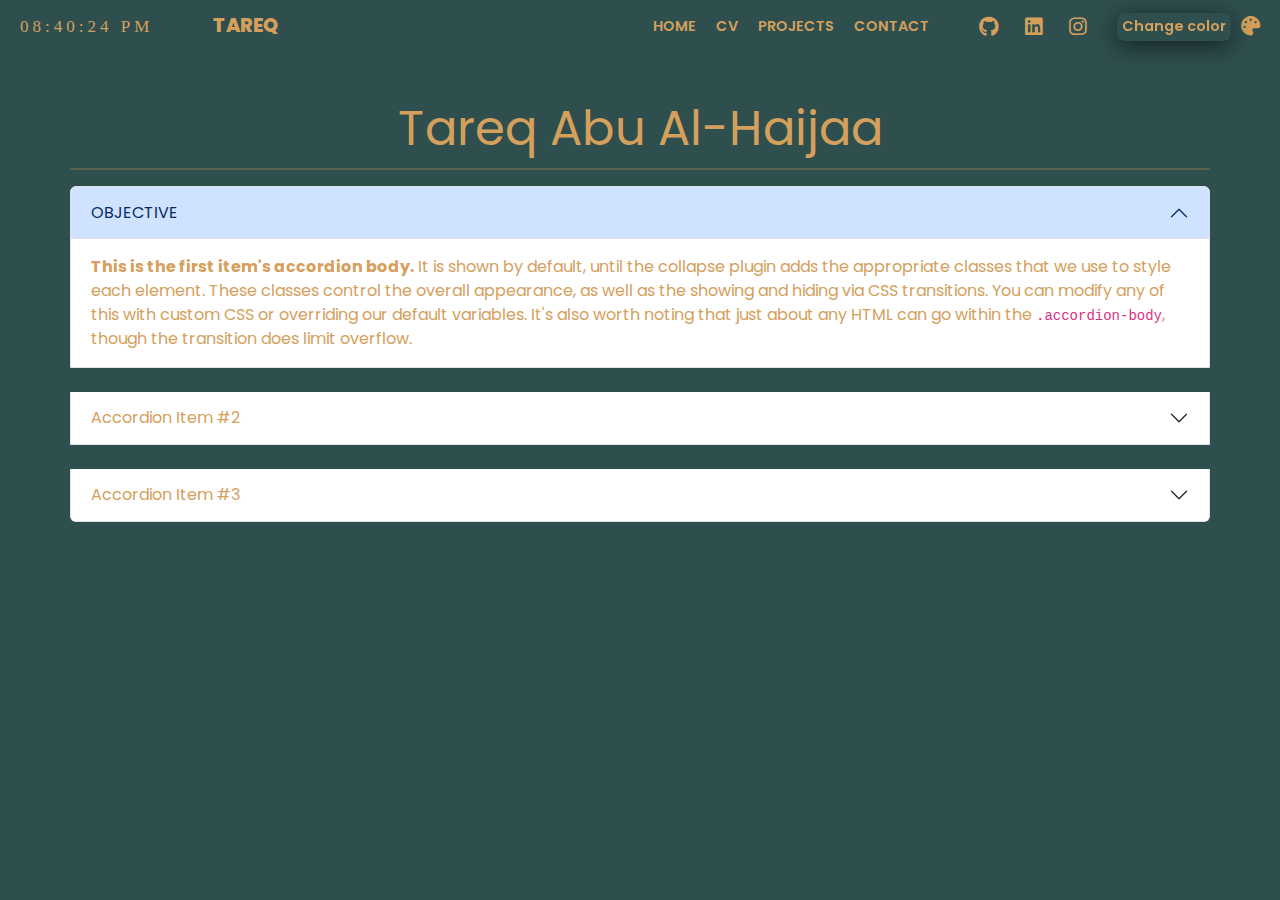
<file: cv.html>
<!DOCTYPE html>
<html lang="en">
  <head>
    <meta charset="UTF-8" />
    <meta name="viewport" content="width=device-width, initial-scale=1.0" />
    <title>MY CV</title>
    <link
      rel="stylesheet"
      href="https://cdnjs.cloudflare.com/ajax/libs/font-awesome/6.4.2/css/all.min.css"
    />
    <link
      rel="stylesheet"
      href="	https://cdn.jsdelivr.net/npm/bootstrap@5.3.2/dist/css/bootstrap.min.css"
    />
    <link
      rel="stylesheet"
      href="https://cdnjs.cloudflare.com/ajax/libs/font-awesome/6.4.2/css/all.min.css"
    />
    <link rel="stylesheet" href="CSS/cv.css" />
    <link rel="stylesheet" href="CSS/style.css" />
    <!-- <script defer src="JavaScript/logoChange.js"></script> -->
    <script
      defer
      src="https://cdn.jsdelivr.net/npm/bootstrap@5.3.2/dist/js/bootstrap.min.js"
      integrity="sha384-BBtl+eGJRgqQAUMxJ7pMwbEyER4l1g+O15P+16Ep7Q9Q+zqX6gSbd85u4mG4QzX+"
      crossorigin="anonymous"
    ></script>
     <script defer src="JavaScript/oclock.js"></script>
     <script defer src="JavaScript/colorChange.js"></script>
     <script defer src="JavaScript/randomQuote.js"></script>

  </head>
  <body>
    <header id="header">
      <div class="parentoclock">
        <span id="MyClockDisplay" class="clock" onload="showTime()"></span>
        <span id="logoTime" class="logo">Tareq</span>
      </div>
      <nav class="navigation">
        <div class="navMenu">
          <a href="index.html">HOME</a>
          <a class="cv" href="cv.html">CV</a>
          <a href="#projects">PROJECTS</a>
          <a href="#contact">CONTACT</a>
        </div>
        <div class="navIcon">
          <a href="https://github.com/taraq-abualhija" target="_blank"
            ><i class="fa-brands fa-github"></i
          ></a>
          <a
            href="https://www.linkedin.com/in/tareq-abualhija-0a7058288/"
            target="_blank"
            ><i class="fa-brands fa-linkedin"></i
          ></a>
          <a href="https://www.instagram.com/tareq_abualhija/ " target="_blank"
            ><i class="fa-brands fa-instagram"></i
          ></a>
        </div>
        <div class="divchangeclr">
          <li id="changeclr">
            Change color
            <ul id="hiddenul" style="display: none; list-style: none">
              <li class="gtheme" id="goldtheme">Default</li>
              <li class="ltheme" id="lighttheme">Light Theme</li>
              <li class="dtheme" id="darktheme">Dark Theme</li>
              <li class="btheme" id="bluetheme">Blue Theme</li>
            </ul>
          </li>
          <i id="clrtheme" class="fa-solid fa-palette"></i>
        </div>
      </nav>
    </header>

    <section class="mainCV">
      <h1>Tareq Abu Al-Haijaa</h1>
      <hr />
      <div class="accordion" id="accordionExample">
        <div class="accordion-item">
          <h2 class="accordion-header">
            <div class="divBtn">
              <button
                class="accordion-button"
                type="button"
                data-bs-toggle="collapse"
                data-bs-target="#collapseOne"
                aria-expanded="true"
                aria-controls="collapseOne"
              >
                OBJECTIVE
              </button>
            </div>
          </h2>
          <div
            id="collapseOne"
            class="accordion-collapse collapse show"
            data-bs-parent="#accordionExample"
          >
            <div class="accordion-body">
              <strong>This is the first item's accordion body.</strong> It is
              shown by default, until the collapse plugin adds the appropriate
              classes that we use to style each element. These classes control
              the overall appearance, as well as the showing and hiding via CSS
              transitions. You can modify any of this with custom CSS or
              overriding our default variables. It's also worth noting that just
              about any HTML can go within the <code>.accordion-body</code>,
              though the transition does limit overflow.
            </div>
          </div>
        </div>
        <br />
        <div class="accordion-item">
          <h2 class="accordion-header">
            <button
              class="accordion-button collapsed"
              type="button"
              data-bs-toggle="collapse"
              data-bs-target="#collapseTwo"
              aria-expanded="false"
              aria-controls="collapseTwo"
            >
              Accordion Item #2
            </button>
          </h2>
          <div
            id="collapseTwo"
            class="accordion-collapse collapse"
            data-bs-parent="#accordionExample"
          >
            <div class="accordion-body">
              <strong>This is the second item's accordion body.</strong> It is
              hidden by default, until the collapse plugin adds the appropriate
              classes that we use to style each element. These classes control
              the overall appearance, as well as the showing and hiding via CSS
              transitions. You can modify any of this with custom CSS or
              overriding our default variables. It's also worth noting that just
              about any HTML can go within the <code>.accordion-body</code>,
              though the transition does limit overflow.
            </div>
          </div>
        </div>
        <br />
        <div class="accordion-item">
          <h2 class="accordion-header">
            <button
              class="accordion-button collapsed"
              type="button"
              data-bs-toggle="collapse"
              data-bs-target="#collapseThree"
              aria-expanded="false"
              aria-controls="collapseThree"
            >
              Accordion Item #3
            </button>
          </h2>
          <div
            id="collapseThree"
            class="accordion-collapse collapse"
            data-bs-parent="#accordionExample"
          >
            <div class="accordion-body">
              <strong>This is the third item's accordion body.</strong> It is
              hidden by default, until the collapse plugin adds the appropriate
              classes that we use to style each element. These classes control
              the overall appearance, as well as the showing and hiding via CSS
              transitions. You can modify any of this with custom CSS or
              overriding our default variables. It's also worth noting that just
              about any HTML can go within the <code>.accordion-body</code>,
              though the transition does limit overflow.
            </div>
          </div>
        </div>
      </div>
    </section>
  </body>
</html>
</file>
<file: CSS/cv.css>
@import url("https://fonts.googleapis.com/css2?family=Inconsolata:wght@200;300;400&family=Poppins:ital,wght@0,100;0,200;0,300;0,400;0,500;0,600;0,700;0,800;0,900;1,100;1,200;1,300;1,400;1,500;1,600;1,700;1,800;1,900&family=Satisfy&display=swap");
* {
  font-family: "Poppins", sans-serif;
  margin: 0;
  padding: 0;
  box-sizing: border-box;
  scroll-behavior: smooth;
}
body {
  background-color: #2f4f4f;
}
h1 {
  text-align: center;
  font-size: 3rem;
  width: 100%;
  font-weight: 400;
  /* font-family: 'Inconsolata', monospace;; */

  color: rgb(212, 160, 92);
}

hr {
  border-width: 0;
  height: 2px;
  margin-top: 10px;
  color: rgb(212, 160, 92);
  background-color: rgb(212, 160, 92);
}

/* bootstrap css */

.accordion-button {
  color: rgb(212, 160, 92);
  text-align: center !important;
}
.accordion-item {
  color: rgb(212, 160, 92);
}
</file>
<file: CSS/style.css>
@import url("https://fonts.googleapis.com/css2?family=Poppins:ital,wght@0,100;0,200;0,300;0,400;0,500;0,600;0,700;0,800;0,900;1,100;1,200;1,300;1,400;1,500;1,600;1,700;1,800;1,900&family=Satisfy&display=swap");

@keyframes mymove {
  0%   {transform: translate(0, 0);}
  100% {transform: translate(0, 0);}
} 

* {
  font-family: "Poppins", sans-serif;
  margin: 0;
  padding: 0;
  box-sizing: border-box;
  scroll-behavior: smooth;
}
header {
  background-color: darkslategray;
  width: 100%;
  position: fixed;
  z-index: 999;
  display: flex;
  justify-content: space-between;
  padding: 10px 20px;
  align-items: center;
  transition: all 1s;
}
.parentoclock .clock {
  color: rgb(212, 160, 92);
  font-size: 17px;
  font-family: Orbitron;
  letter-spacing: 4px;
  /* border: 3px solid red; */
}
.parentoclock
{
  display: flex;
  align-items: center;
}

.logo {
  text-decoration: none;
  text-transform: uppercase;
  font-weight: 800;
  font-size: 1.2em;
  color: rgb(212, 160, 92);
  padding-left: 60px;
  
}
.logo:hover{
  color: blanchedalmond;
}
.divchangeclr{
  display: flex;
  /* border: 3px solid red; */
  align-items: center ;

}
#clrtheme{
  color: rgb(212, 160, 92);
  cursor: pointer;
}
#changeclr{
  position: relative;
  display: flex;
  align-items: center ;
  box-shadow: 0 5px 25px 0 rgb(0 0 0 / 60%);
  border-radius: 0.5rem;
  cursor: pointer;
  padding: 3px 5px;
  min-width: 100px;
  font-weight: 600;
  font-size: 0.9em;
  color: rgb(212, 160, 92);
}


#hiddenul{
    position: absolute;
    box-shadow: 0 5px 25px 0 rgb(0 0 0 / 60%);
    padding:6px;
    border-radius: 0.5rem;
    background-color: #fff;
    cursor: pointer;
    line-height: 25px;
    text-align: center;
    min-width: 100px;
    color: darkslategrey;
    margin-top: 140px;
}
#hiddenul li:hover{
  border-bottom: 2px solid rgb(212, 160, 92);
}
.fa-palette{  
  margin-left: 10px;
  font-size: 1.2em;
}

.navIcon{
padding: 0 30px;
font-size: 1.4em;
}
.navigation {
  display: flex;
  /* justify-content: last baseline; */
}
.navigation .navMenu{
  display: flex;
  align-items: center;
}
.navigation a{
  color: rgb(212, 160, 92);
  text-decoration: none;
  padding-left: 20px;
  font-weight: 600;
  font-size: 0.9em;
}
.navigation a:hover ,.logoAndCV .cv:hover{
  color: blanchedalmond
}
section {
  padding: 100px 70px;
}
@keyframes mymove {
  0%   {transform: translate(100vw,0);}
  100% {transform: translate(0, 0);}
} 
.main {
  animation: mymove 3s 1;
  width: 100%;
  min-height: 100vh;
  display: flex;
  align-items: center;
  background-image: url(../imgs/IMG_4584.jpg);
  background-repeat: no-repeat;
  background-size: cover;
  background-position: right center;
  /* background-attachment: fixed; */
}
.main h2{
  padding: 15px;
  color:blanchedalmond;
  font-size: 1.2em;
  font-weight: 500;
  background-color: darkslategray;
  border-radius: 0 200px;
  text-indent: 10px;
  transition: 1s ease;
  
}
.main h2:hover{
  transform: scale(1.1);
}
.main h2 span {
  font-size: 1.6em;
  display: inline-block;
  font-weight: 600;
  color: rgb(212, 160, 92);
  text-indent: 33px;
  text-transform: uppercase;
}
.services {
  background-color:white ;
  position: relative;
}
.title {
  display: flex;
  justify-content: center;
  color: rgb(212, 160, 92);
  margin-bottom: 50px;
  font-weight: 600;
  font-size: 2.2em;
}
.cards {
  display: flex;
  justify-content: center;
  flex-wrap: wrap;
  flex-direction: row;
}
.card{
  padding: 25px;
  margin: 15px;
  background-color: white;
  width: 20.25em;
  border-radius: 10px;
  box-shadow: 0 5px 25px rgba(1, 1, 1, 15%);
  transition: 1s ease;
}
.card:hover{
  transform: scale(1.1);
}
#changeclrcards{
  position: absolute;
  right: 10px;
  top: 90px;
  font-weight: 600;
  cursor: pointer;
  background-color: darkslategray;
  color: rgb(212, 160, 92);
  border: none;
  border-radius: 15px;
  padding: 10px 30px;

}
.iconCard {
  font-size: 7em;
  text-align: center;
  color: rgb(212, 160, 92);
}
.info h3{
  color: rgb(212, 160, 92);
  text-align: center;
  padding-bottom: 15px;
}
.info p {
  text-align: center;
  font-size: 0.9em;
  color: darkslategray;
  font-weight: 500;
}
.projects {
  background-color: darkslategray;
}
.projects h2{
  display: flex;
  justify-content: center;  
  color: rgb(212, 160, 92);
  margin-bottom: 70px;
  font-weight: 600;
  font-size: 2.2em;
}
.cardsproj {
  display: flex;
  justify-content: center;
  /* align-items: center; */
  flex-wrap: wrap;
  flex-direction: row;
}
.cardproj {
  margin: 30px;
  padding: 0;
  min-height: 20em;
  width:17em;
  background-color: white;
  border-radius: 10px;
  box-shadow: 5px 5px 25px rgba(1, 1, 1, 15%);
  transition: 1s ease;
  overflow: hidden; 
  position: relative; 
}
.cardproj:hover{
  transform: scale(1.1);
  
}
.imgcard{
  width: 100%;
  height: 100%;
}
.cardinfo{
  color: rgb(212, 160, 92);
  font-weight: 400;
  display: flex;
  justify-content: center;
  font-size: 1.3em;  
}
.topimg{
  width: 100%;
  height: 100%;
  position: absolute;
  opacity: 0;
  right: 0;
  top: 0;
  transition: 1s ease;
}
.topimg:hover{
opacity: 1;
}
.contact .iconCard{
  font-size: 5em;
}

.contact .info p{
  font-size: 1.3em;
}

.footer{
  display: flex;
  justify-content: space-between;
  background-color: darkslategrey;
  color: rgb(212, 160, 92);
  padding: 1.5em;
}
.footer p{
  display: flex;
  align-items: center;
}

.footer a {
  color: rgb(212, 160, 92);
  text-decoration: none;
  padding-left: 20px;
  font-weight: 600;
  font-size: 0.9em;
}
.footer span:hover{
  color: white;
}
.footer .navIcon{
  font-size: 2em;
}

.footer a:hover{
  color: white;
}
</file>
